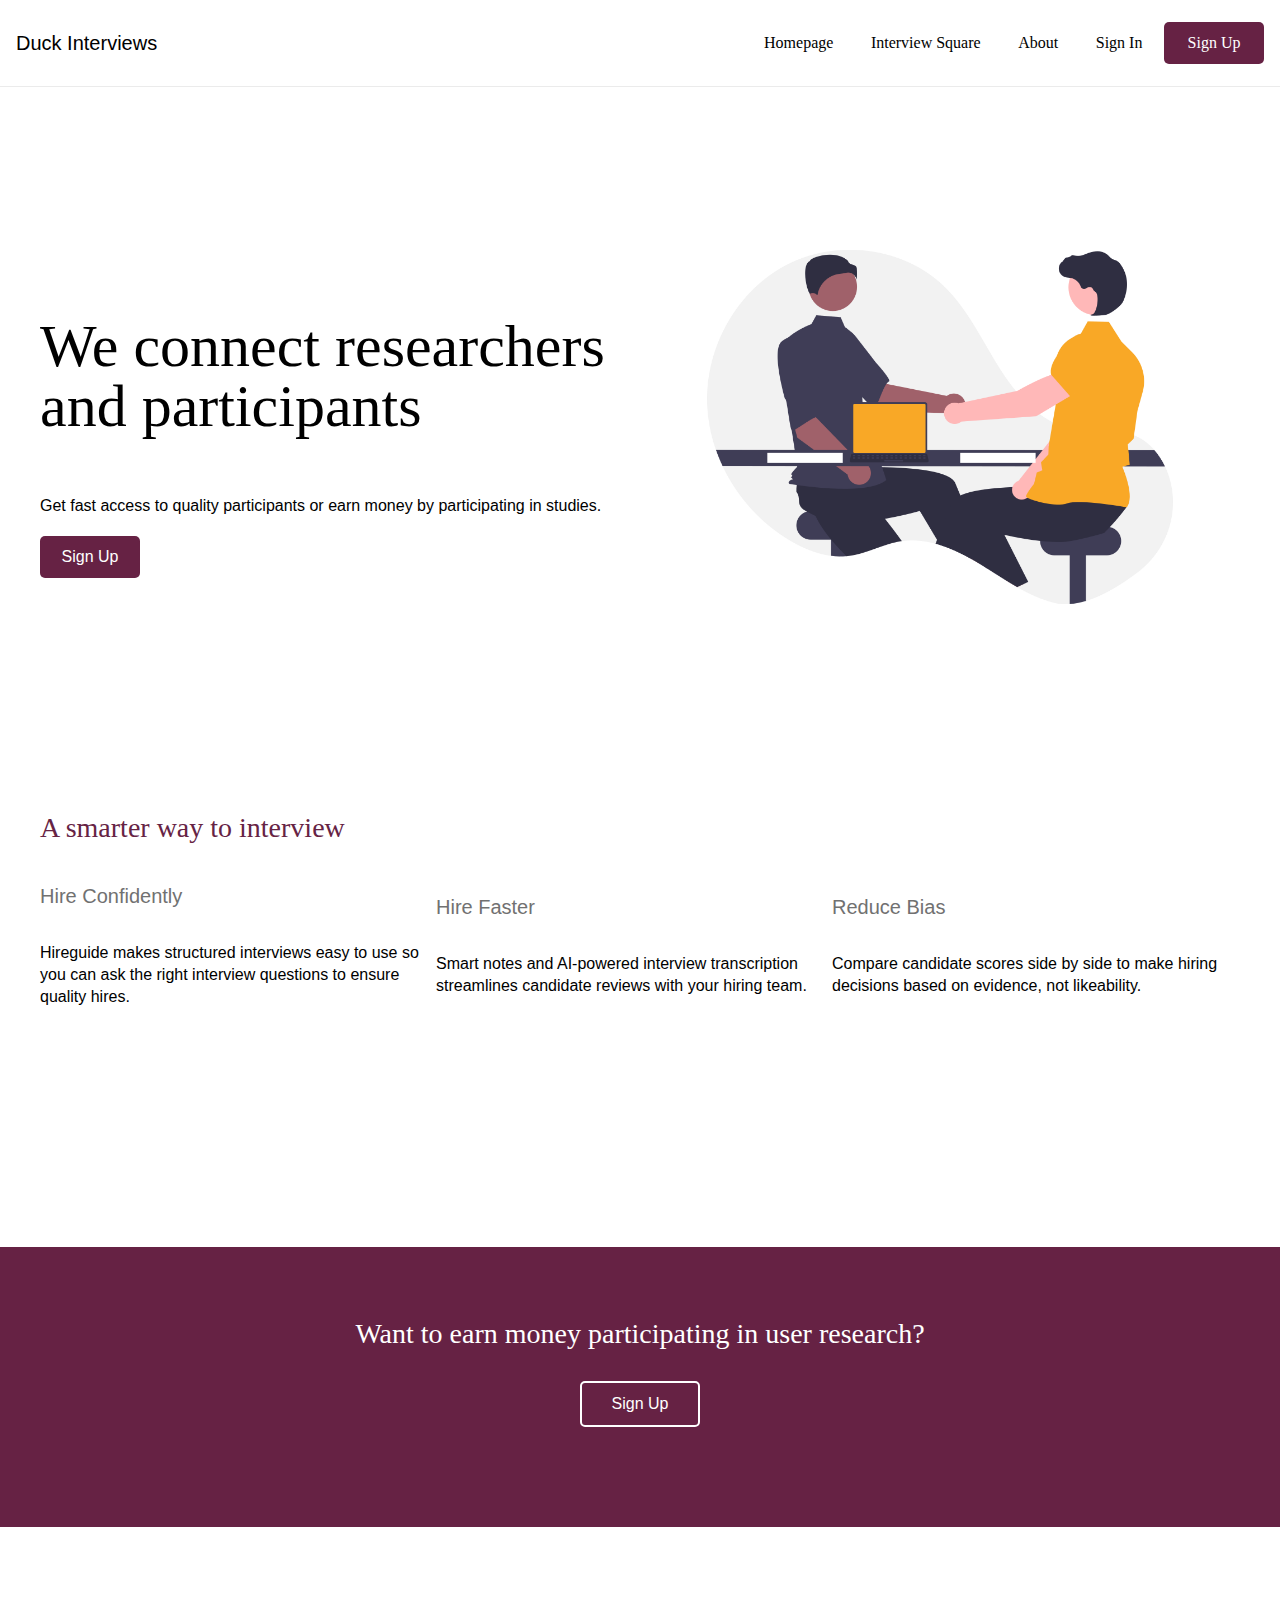
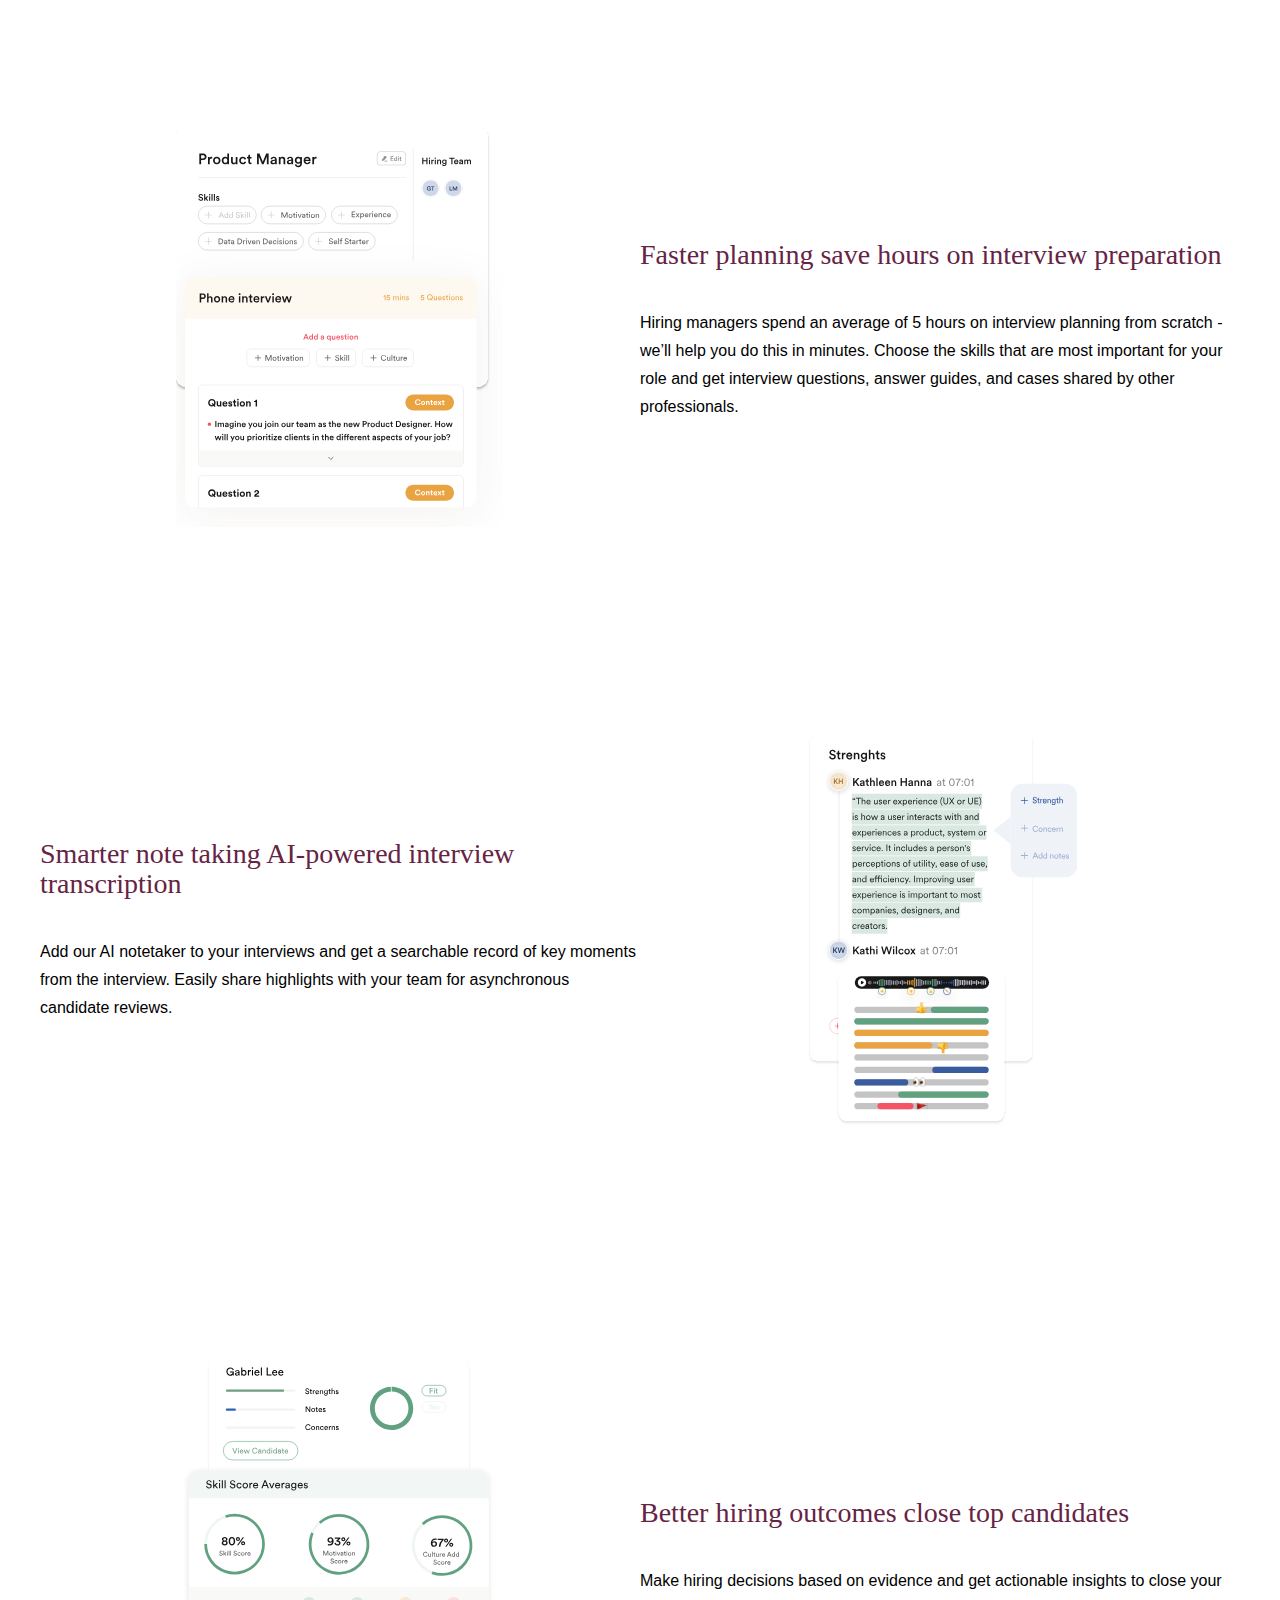
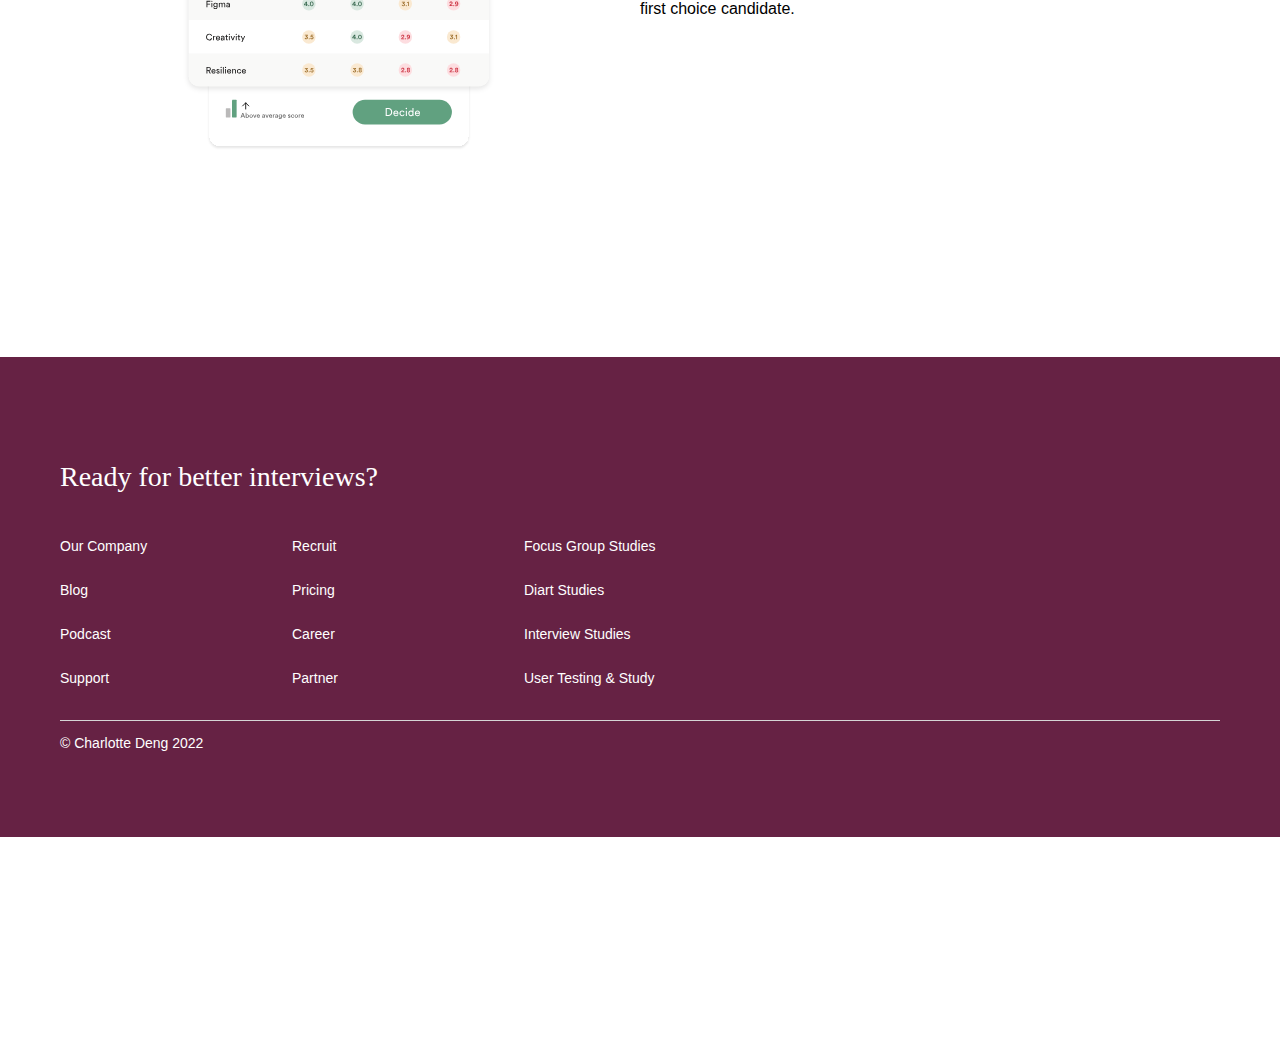
<file: index.html>
<!DOCTYPE html>
<html lang="en">

<head>
    <meta charset="UTF-8">
    <meta name="author" content="Charlotte Deng">
    <meta name="viewport" content="width=device-width, initial-scale=1, shrink-to-fit=no">
    <meta name="description" content="a website that helps organizations to recruit research interviewees">
    <link rel="stylesheet" href="css/style.css">
    <link href="https://fonts.googleapis.com/css?family=Kaushan+Script" rel="stylesheet">
    <link href="https://maxcdn.bootstrapcdn.com/font-awesome/4.7.0/css/font-awesome.min.css" rel="stylesheet">
    <title>Project draft 1</title>
</head>

<body>
    <header>
        <div class="nav">
            <div class="logo">Duck Interviews</div>
            <div id="hamburger-menu"><a href="#"><i class="fa fa-bars" aria-label="menu" style="color: black;"></i></a></li></div>
            <div class="nav-bar-right">
                <ul>
                    <li><a href="#">Homepage</a></li>
                    <li><a href="interviewsquare.html">Interview Square</a></li>
                    <li><a href="about.html">About</a></li>
                    <li><a href="signin.html">Sign In</a></li>
                    <li><a href="signup.html" class="button">Sign Up</a></li>
                </ul>
            </div>
        </div>
    </header>
    <main>
        <div class="hero-page">
            <div class="hero-text">
                <h1>We connect researchers and participants</h1>
                <p>Get fast access to quality participants or earn money by participating in studies.</p>
                <a class="button">Sign Up</a>
            </div>
            <div class="hero-img">
                <img src="img/undraw_Interview_re_e5jn.png" alt="an interview talking to an interviewee">
            </div>
        </div>
        <div class="content-page">
            <div class="row-1">
                <h2>A smarter way to interview</h2>
            </div>
            <div class="row">
                <div class="column-4">
                    <h3>Hire Confidently</h3>
                    <p class="p-regular">Hireguide makes structured interviews easy to use so you can ask the right interview questions to ensure quality hires.</p>
                </div>
                <div class="column-4">
                    <h3>Hire Faster</h3>
                    <p class="p-regular">Smart notes and AI-powered interview transcription streamlines candidate reviews with your hiring team.</p>
                </div>
                <div class="column-4">
                    <h3>Reduce Bias</h3>
                    <p class="p-regular">Compare candidate scores side by side to make hiring decisions based on evidence, not likeability.</p>
                </div>
            </div>
        </div>
        <div class="full-width-div">
            <div>
                <h4>
                    Want to earn money participating in user research?
                </h4>
                <div style="text-align: center;">
                    <a class="secondary-button">Sign Up</a>
                </div>
            </div>
        </div>
        

        <div class="content-page">
            <div class="row">
                <div class="column-6">
                    <img src="img/62616a9f3c259a6070fae592_plan-ui-new.svg" 
                        alt="a prototype of a ui card component"
                        style="height: 400px;">
                </div>
                <div class="column-6">
                    <h2>Faster planning save hours on interview preparation</h2>
                    <p class="p">Hiring managers spend an average of 5 hours on interview planning from scratch - we’ll help you do this in minutes. Choose the skills that are most important for your role and get interview questions, answer guides, and cases shared by other professionals.</p>
                </div>
            </div>
        </div>
        <div class="content-page">
            <div class="row-reverse">
                <div class="column-6">
                    <img src="img/6261a8e5d5cd1b4833f91025_transcript_ui.svg" 
                        alt="a prototype of transcription process"
                        style="height: 400px;">
                </div>
                <div class="column-6">
                    <h2>Smarter note taking AI-powered interview transcription</h2>
                    <p class="p">Add our AI notetaker to your interviews and get a searchable record of key moments from the interview. Easily share highlights with your team for asynchronous candidate reviews.</p>
                </div>
            </div>
        </div>
        <div class="content-page">
            <div class="row">
                <div class="column-6">
                    <img src="img/6261a480028429cfee9a41f4_Decide_UI.svg" 
                        alt="a prototype of a ui card component showing the skill score"
                        style="height: 400px;">
                </div>
                <div class="column-6">
                    <h2>Better hiring outcomes close top candidates</h2>
                    <p class="p">Make hiring decisions based on evidence and get actionable insights to close your first choice candidate.</p>
                </div>
            </div>
        </div>
    </main>
    <footer>
        <div class="full-width-div">
            <div class="footer-page">
                <div class="footer-row">
                    <h4>
                        Ready for better interviews?
                    </h4>
                </div>
                <div class="footer-row" style="padding-bottom: 20px;">
                    <div class="column-2">
                        <p class="p-white">Our Company</p>
                        <p class="p-white">Blog</p>
                        <p class="p-white">Podcast</p>
                        <p class="p-white">Support</p>
                    </div>
                    <div class="column-2">
                        <p class="p-white">Recruit</p>
                        <p class="p-white">Pricing</p>
                        <p class="p-white">Career</p>
                        <p class="p-white">Partner</p>
                    </div>
                    <div class="column-2">
                        <p class="p-white">Focus Group Studies</p>
                        <p class="p-white">Diart Studies</p>
                        <p class="p-white">Interview Studies</p>
                        <p class="p-white">User Testing & Study</p>
                    </div>
                </div>
                <div class="footer-row" style="border-top:#d5d5d5 solid 1px;">
                    <p class="p-white";>
                        &copy; Charlotte Deng 2022
                    </p>
                </div>
            </div>
        </div>
    </footer>
</body>

</html>
</file>
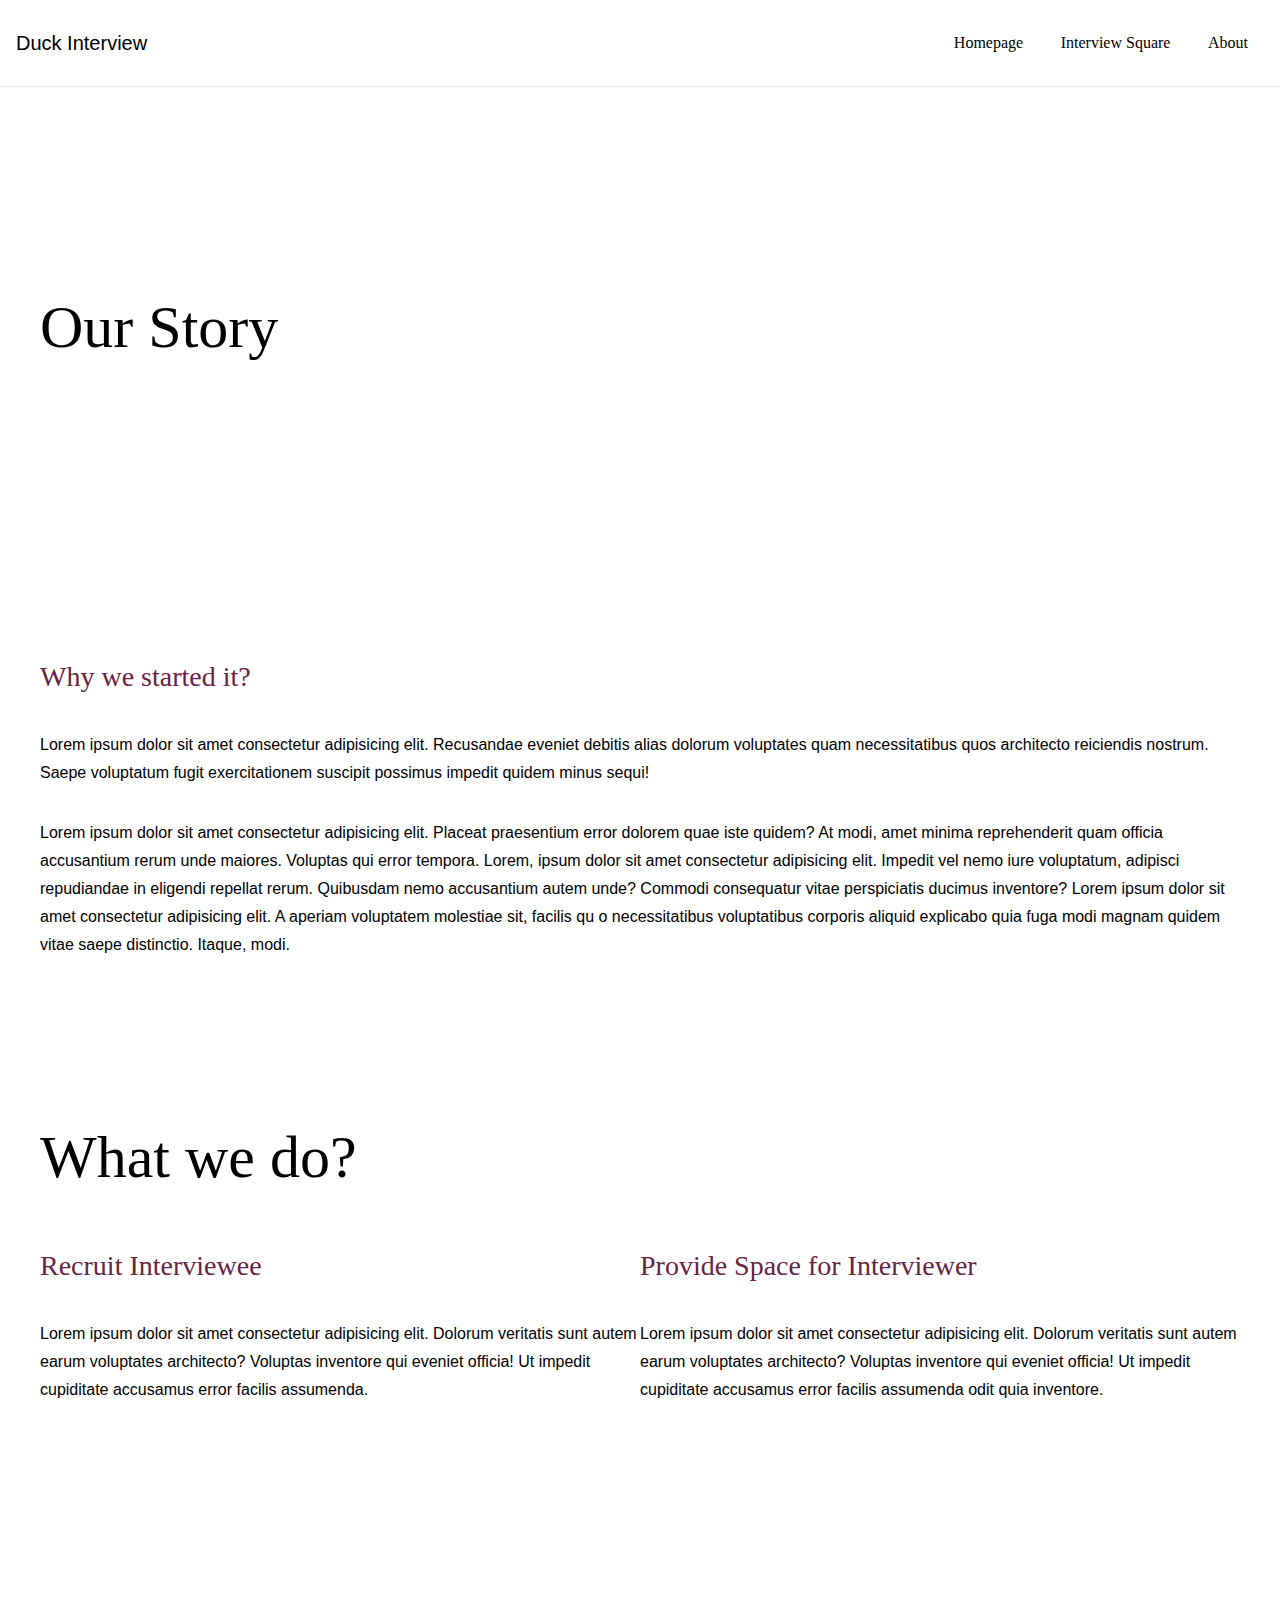
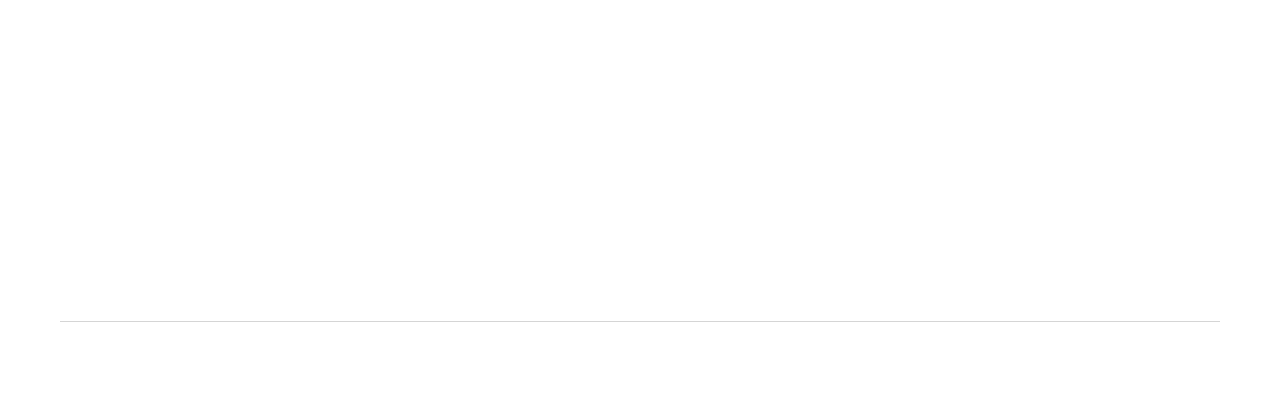
<file: about.html>
<!DOCTYPE html>
<html lang="en">

<head>
    <meta charset="UTF-8">
    <meta name="author" content="Charlotte Deng">
    <meta name="viewport" content="width=device-width, initial-scale=1, shrink-to-fit=no">
    <meta name="description" content="an about page">
    <link rel="stylesheet" href="css/style.css">
    <link href="https://fonts.googleapis.com/css?family=Kaushan+Script" rel="stylesheet">
    <link href="https://maxcdn.bootstrapcdn.com/font-awesome/4.7.0/css/font-awesome.min.css" rel="stylesheet">
    <title>Duck Interview</title>
    <link rel="apple-touch-icon" sizes="180x180" href="./favicon_io/apple-touch-icon.png">
    <link rel="icon" type="image/png" sizes="32x32" href="./favicon_io/favicon-32x32.png">
    <link rel="icon" type="image/png" sizes="16x16" href="./favicon_io/favicon-16x16.png">
    <link rel="manifest" href="./favicon_io/site.webmanifest">
</head>

<body>
    <header>
        <div class="nav">
            <div class="logo">Duck Interview</div>
            <div id="hamburger-menu"><a href="#"><i class="fa fa-bars" aria-label="menu" style="color: black;"></i></a></li></div>
            <div class="nav-bar-right">
                <ul>
                    <li><a href="index.html">Homepage</a></li>
                    <li><a href="interviewsquare.html">Interview Square</a></li>
                    <li><a href="#">About</a></li>
                </ul>
            </div>
        </div>
    </header>
    <main>
        <div id="banner-img">
            <div class="content-page">
                <h1>Our Story</h1>
            </div>
        </div>
        </div>
        <div class="content-page">
            <h2>Why we started it?</h2>
            <p>
                Lorem ipsum dolor sit amet consectetur adipisicing elit. Recusandae eveniet debitis alias dolorum voluptates
                quam necessitatibus quos architecto reiciendis nostrum. Saepe voluptatum fugit exercitationem suscipit possimus
                impedit quidem minus sequi!
            </p>
            <p>
                Lorem ipsum dolor sit amet consectetur adipisicing elit. Placeat praesentium error dolorem quae iste quidem? At
                modi, amet minima reprehenderit quam officia accusantium rerum unde maiores. Voluptas qui error tempora. Lorem,
                ipsum dolor sit amet consectetur adipisicing elit. Impedit vel nemo iure voluptatum, adipisci repudiandae in
                eligendi repellat rerum. Quibusdam nemo accusantium autem unde? Commodi consequatur vitae perspiciatis ducimus
                inventore? Lorem ipsum dolor sit amet consectetur adipisicing elit. A aperiam voluptatem molestiae sit, facilis
                qu  o necessitatibus voluptatibus corporis aliquid explicabo quia fuga modi magnam quidem vitae saepe distinctio.
                Itaque, modi.
            </p>
        </div>
        <div class="content-page">
            <div>
                <h1>What we do?</h1>
            </div>
            <div class="row">
                <div class="column-6">
                    <h2>
                        Recruit Interviewee
                    </h2>
                    <p>
                        Lorem ipsum dolor sit amet consectetur adipisicing elit. Dolorum veritatis sunt autem earum voluptates architecto? Voluptas inventore qui eveniet officia! Ut impedit cupiditate accusamus error facilis assumenda.
                    </p>
                </div>
                <div class="column-6">
                    <h2>
                        Provide Space for Interviewer
                    </h2>
                    <p>
                        Lorem ipsum dolor sit amet consectetur adipisicing elit. Dolorum veritatis sunt autem earum voluptates architecto? Voluptas inventore qui eveniet officia! Ut impedit cupiditate accusamus error facilis assumenda odit quia inventore.
                    </p>
                </div>
            </div>
        </div>
    </main>
    <footer>
        <div class="footer-full-width-div">
            <div class="footer-page">
                <div class="footer-row">
                    <h4>
                        Ready for better interviews?
                    </h4>
                </div>
                <div class="footer-row" style="padding-bottom: 20px;">
                    <div class="column-2">
                        <p class="p-white">Our Company</p>
                        <p class="p-white">Blog</p>
                        <p class="p-white">Podcast</p>
                        <p class="p-white">Support</p>
                    </div>
                    <div class="column-2">
                        <p class="p-white">Recruit</p>
                        <p class="p-white">Pricing</p>
                        <p class="p-white">Career</p>
                        <p class="p-white">Partner</p>
                    </div>
                    <div class="column-2">
                        <p class="p-white">Focus Group Studies</p>
                        <p class="p-white">Diart Studies</p>
                        <p class="p-white">Interview Studies</p>
                        <p class="p-white">User Testing & Study</p>
                    </div>
                </div>
                <div class="footer-row" style="border-top:#d5d5d5 solid 1px;">
                    <p class="p-white">
                        Images and illustrations can be found in <cite>Hireguide</cite>, <cite>Unsplash</cite> and <cite>Undraw</cite>.
                    </p>
                </div>
                <div class="footer-row">
                    <p class="p-white";>
                    &copy; Charlotte Deng 2022
                    </p>
                </div>
            </div>
        </div>
    </footer>

    <!-- include script files here! -->
    <script src="https://code.jquery.com/jquery-3.6.0.min.js"></script>
    <!-- JavaScript Bundle with Popper -->
    <script src="https://cdn.jsdelivr.net/npm/bootstrap@5.2.0-beta1/dist/js/bootstrap.bundle.min.js" integrity="sha384-pprn3073KE6tl6bjs2QrFaJGz5/SUsLqktiwsUTF55Jfv3qYSDhgCecCxMW52nD2" crossorigin="anonymous"></script>
     <script src="js/index.js"></script>

</body>

</html>
</file>
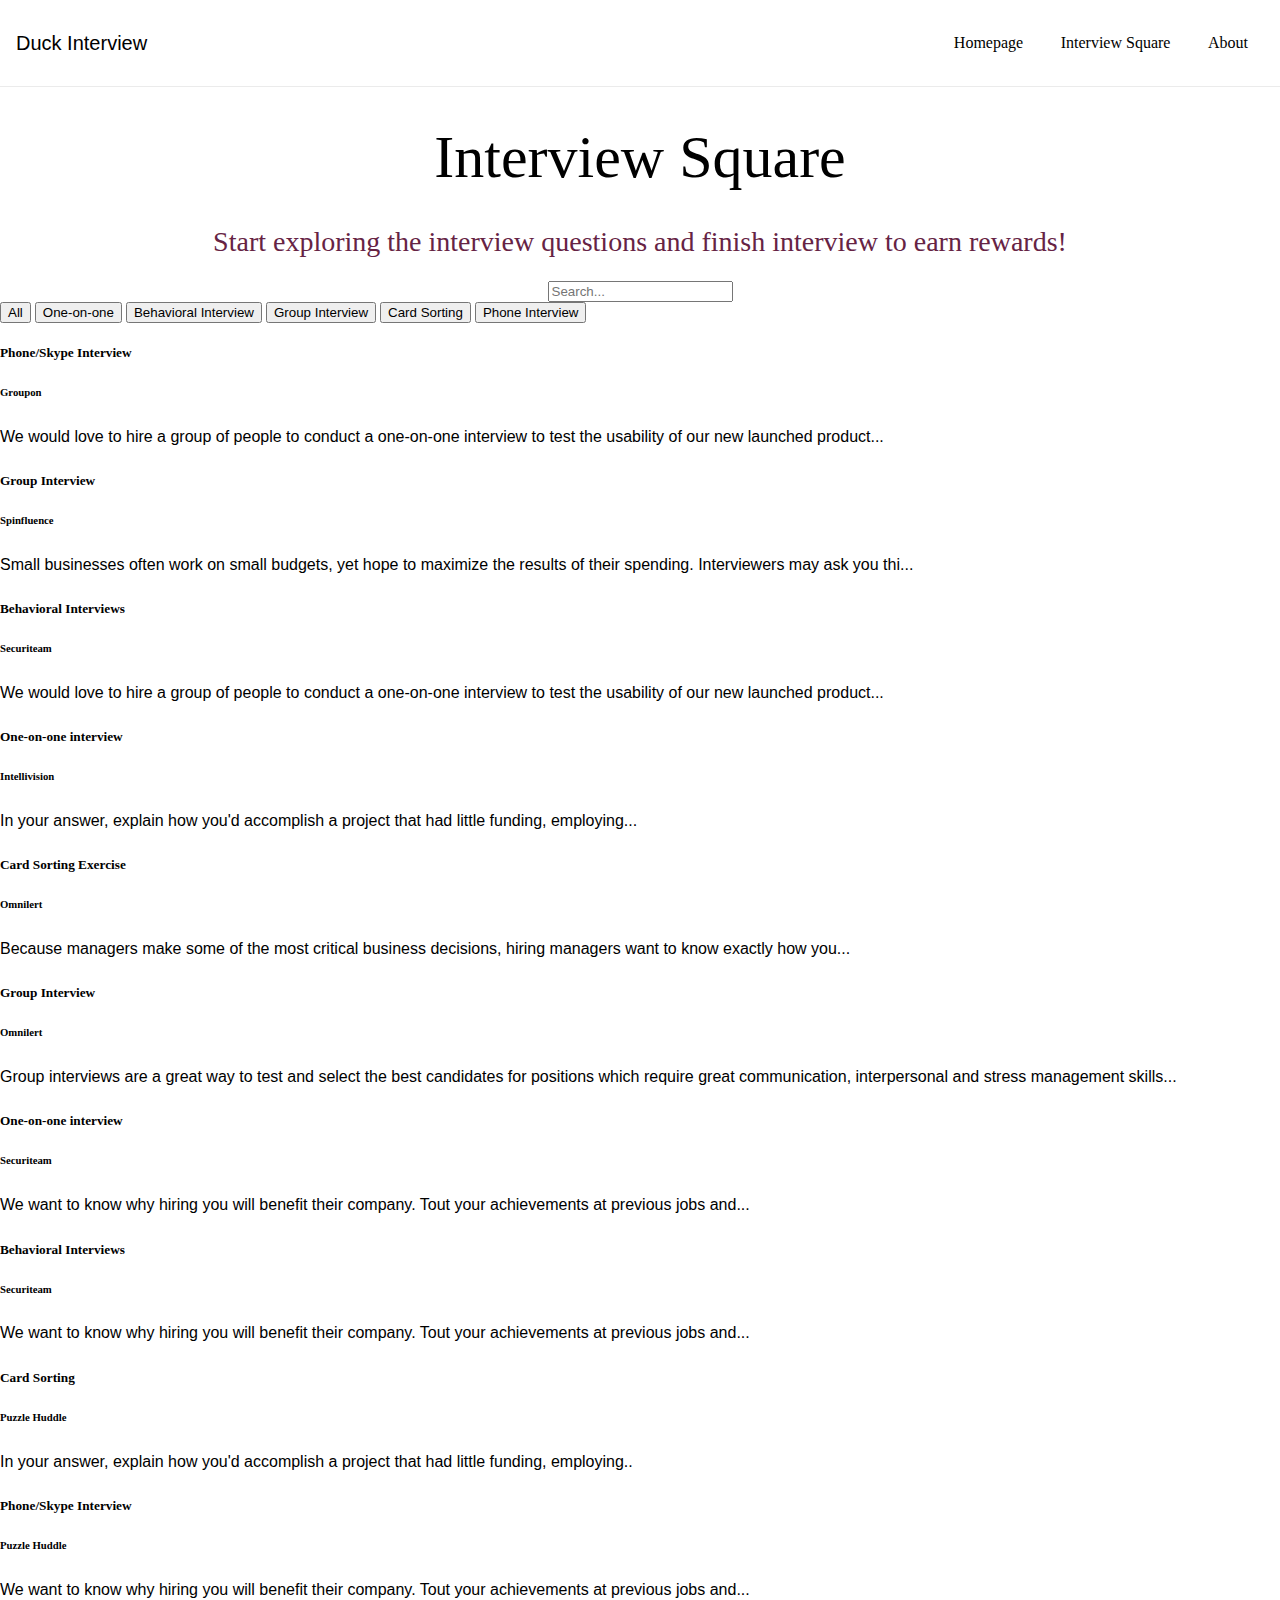
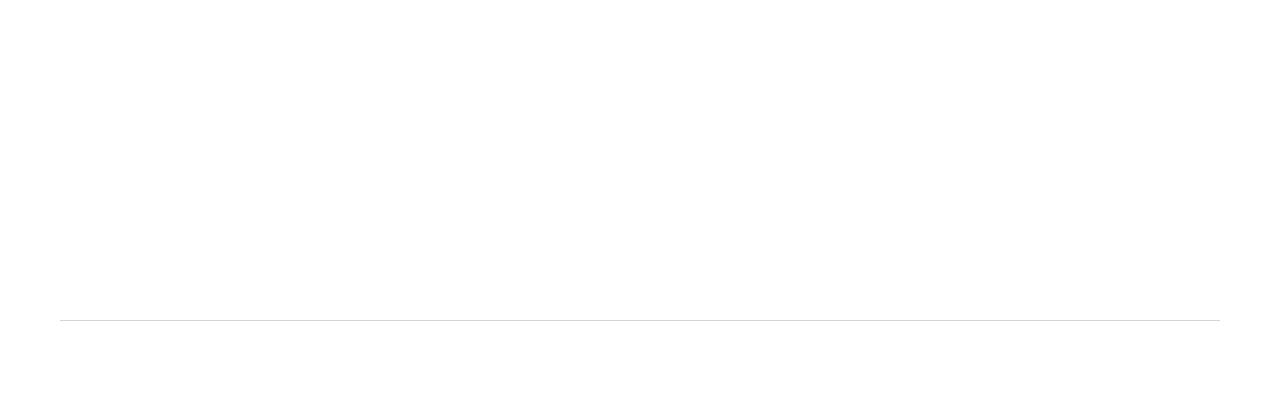
<file: interviewsquare.html>
<!DOCTYPE html>
<html lang="en">
<head>
    <meta charset="UTF-8">
    <meta name="author" content="Charlotte Deng">
    <meta name="viewport" content="width=device-width, initial-scale=1, shrink-to-fit=no">
    <meta name="description" content="a website that helps organizations to recruit research interviewees">
    <link rel="stylesheet" href="css/style.css">
    <link href="https://fonts.googleapis.com/css?family=Kaushan+Script" rel="stylesheet">
    <link href="https://maxcdn.bootstrapcdn.com/font-awesome/4.7.0/css/font-awesome.min.css" rel="stylesheet">
    <title>Duck Interview</title>
    <link rel="apple-touch-icon" sizes="180x180" href="./favicon_io/apple-touch-icon.png">
    <link rel="icon" type="image/png" sizes="32x32" href="./favicon_io/favicon-32x32.png">
    <link rel="icon" type="image/png" sizes="16x16" href="./favicon_io/favicon-16x16.png">
    <link rel="manifest" href="./favicon_io/site.webmanifest">
</head>

<body>
    <header>
        <div class="nav">
            <div class="logo">Duck Interview</div>
            <div id="hamburger-menu"><a href="#"><i class="fa fa-bars" aria-label="menu" style="color: black;"></i></a></li></div>
            <div class="nav-bar-right">
                <ul>
                    <li><a href="index.html">Homepage</a></li>
                    <li><a href="#">Interview Square</a></li>
                    <li><a href="about.html">About</a></li>
                </ul>
            </div>
        </div>
    </header>
    <main>
        <div style="text-align: center;">
            <h1>
                Interview Square
            </h1>
            <h2>
                Start exploring the interview questions and finish interview to earn rewards!
            </h2>
        </div>
        <div style="text-align: center;">
            <label for="search"></label>
            <input type="text" name="search" id="search" placeholder="Search...">
        </div>
        <div class="btn-group" role="group">
            <button onclick="filterObjects('all')" class="filter-button">All</button>
            <button onclick="filterObjects('one-on-one')" class="filter-button">One-on-one</button>
            <button onclick="filterObjects('behavioral-interview')" class="filter-button">Behavioral Interview</button>
            <button onclick="filterObjects('group-interview')" class="filter-button">Group Interview</button>
            <button onclick="filterObjects('card-sorting')" class="filter-button">Card Sorting</button>
            <button onclick="filterObjects('phone-interview')" class="filter-button">Phone Interview</button>
          </div>
        <div class="card-page">
            <div class="card-row">
                <div class="card phone-interview">
                    <div class="card-container">
                        <h5>Phone/Skype Interview</h5>
                        <h6>Groupon</h6>
                        <p class="card-text">We would love to hire a group of people to conduct a one-on-one interview to test the usability of our new launched product...</p>
                    </div>
                </div>
                <div class="card group-interview">
                    <div class="card-container">
                        <h5>Group Interview</h5>
                        <h6>Spinfluence</h6>
                        <p class="card-text">Small businesses often work on small budgets, yet hope to maximize the results of their spending. Interviewers may ask you thi...</p>
                    </div>
                </div>
                <div class="card behavioral-interview">
                    <div class="card-container">
                        <h5>Behavioral Interviews</h5>
                        <h6>Securiteam</h6>
                        <p class="card-text">We would love to hire a group of people to conduct a one-on-one interview to test the usability of our new launched product...</p>
                    </div>
                </div>
                <div class="card one-on-one">
                    <div class="card-container">
                        <h5>One-on-one interview</h5>
                        <h6>Intellivision</h6>
                        <p class="card-text">In your answer, explain how you'd accomplish a project that had little funding, employing...</p>
                    </div>
                </div>
                <div class="card card-sorting">
                    <div class="card-container">
                        <h5>Card Sorting Exercise</h5>
                        <h6>Omnilert</h6>
                        <p class="card-text">Because managers make some of the most critical business decisions, hiring managers want to know exactly how you...</p>
                    </div>
                </div>
                <div class="card group-interview">
                    <div class="card-container">
                        <h5>Group Interview</h5>
                        <h6>Omnilert</h6>
                        <p class="card-text">Group interviews are a great way to test and select the best candidates for positions which require great communication, interpersonal and stress management skills...</p>
                    </div>
                </div>
                <div class="card one-on-one">
                    <div class="card-container">
                        <h5>One-on-one interview</h5>
                        <h6>Securiteam</h6>
                        <p class="card-text">We want to know why hiring you will benefit their company. Tout your achievements at previous jobs and...</p>
                    </div>
                </div>
                <div class="card behavioral-interview">
                    <div class="card-container">
                        <h5>Behavioral Interviews</h5>
                        <h6>Securiteam</h6>
                        <p class="card-text">We want to know why hiring you will benefit their company. Tout your achievements at previous jobs and...</p>
                    </div>
                </div>
                <div class="card card-sorting">
                    <div class="card-container">
                        <h5>Card Sorting</h5>
                        <h6>Puzzle Huddle</h6>
                        <p class="card-text">In your answer, explain how you'd accomplish a project that had little funding, employing..</p>
                    </div>
                </div>
                <div class="card phone-interview">
                    <div class="card-container">
                        <h5>Phone/Skype Interview</h5>
                        <h6>Puzzle Huddle</h6>
                        <p class="card-text">We want to know why hiring you will benefit their company. Tout your achievements at previous jobs and...</p>
                    </div>
                </div>
            </div>
        </div>
    </main>
    <footer>
        <div class="footer-full-width-div">
            <div class="footer-page">
                <div class="footer-row">
                    <h4>
                        Ready for better interviews?
                    </h4>
                </div>
                <div class="footer-row" style="padding-bottom: 20px;">
                    <div class="column-2">
                        <p class="p-white">Our Company</p>
                        <p class="p-white">Blog</p>
                        <p class="p-white">Podcast</p>
                        <p class="p-white">Support</p>
                    </div>
                    <div class="column-2">
                        <p class="p-white">Recruit</p>
                        <p class="p-white">Pricing</p>
                        <p class="p-white">Career</p>
                        <p class="p-white">Partner</p>
                    </div>
                    <div class="column-2">
                        <p class="p-white">Focus Group Studies</p>
                        <p class="p-white">Diart Studies</p>
                        <p class="p-white">Interview Studies</p>
                        <p class="p-white">User Testing & Study</p>
                    </div>
                </div>
                <div class="footer-row" style="border-top:#d5d5d5 solid 1px;">
                    <p class="p-white">
                        Images and illustrations can be found in <cite>Hireguide</cite>, <cite>Unsplash</cite> and <cite>Undraw</cite>.
                    </p>
                </div>
                <div class="footer-row">
                    <p class="p-white";>
                    &copy; Charlotte Deng 2022
                    </p>
                </div>
            </div>
        </div>
    </footer>

    <!-- include script files here! -->
    <script src="https://code.jquery.com/jquery-3.6.0.min.js"></script>
    <!-- JavaScript Bundle with Popper -->
    <script src="https://cdn.jsdelivr.net/npm/bootstrap@5.2.0-beta1/dist/js/bootstrap.bundle.min.js" integrity="sha384-pprn3073KE6tl6bjs2QrFaJGz5/SUsLqktiwsUTF55Jfv3qYSDhgCecCxMW52nD2" crossorigin="anonymous"></script>
     <script src="js/index.js"></script>

</body>
</html>
</file>
<file: css/style.css>
/* general settings */

body {
margin: 0;
}

div {
  display: block;
}



/* nav bar rules */

.nav {
  display: flex;
  justify-content: space-between;
  min-height: 60px;
  margin-right: auto;
  margin-left: auto;
  padding-right: 16px;
  padding-left: 16px;
  align-items: center;
  position: static;
  border-bottom: 1px solid #ebebeb;
}

.logo {
  display: flex;
  flex-direction: column;
  padding-top: 14px;
  padding-bottom: 14px;
  align-items: center;
  font-family: Arial, Helvetica, sans-serif;
  font-size: 20px;
  font-weight: 500;
  line-height: 30px;
}

.nav-bar-right {
  display: flex;
  flex-direction: column;
  padding-top: 14px;
  padding-bottom: 14px;
  align-items: center;
  font-family: Arial, Helvetica, sans-serif;
  font-size: 20px;
  font-weight: 500;
  line-height: 30px;
}

#hamburger-menu {
  display: flex;
  font-size: 22px;
}

ul {
  list-style-type: none;
  margin: 0;
  padding: 0;
}

li {
  display: inline-block;
}

li a {
  display:inline-block;
  color: black;
  text-align: center;
  text-decoration: none;
  padding: 14px 16px;
  font-family: Georgia, 'Times New Roman', Times, serif;
  font-size: 16px;
}



/* general content section rules */

.content-page {
  display: flex;
  justify-content: center;
  flex-direction: column;
  max-width: 1200px;
  min-height: 400px;
  margin-right: auto;
  margin-left: auto;
  margin-top: 40px;
  margin-bottom: 80px;
  padding-right: 16px;
  padding-left: 16px;
}



/* row and column rules */

.row-1, .footer-row {
  display: flex;
  align-items: center;
}

.page-break-text {
  padding: 72px;
}


/* footer rules */

.footer-page {
  display: flex;
  justify-content: center;
  flex-direction: column;
  max-width: 1200px;
  min-height: 400px;
}



/* font rules */

h1 {
  font-family: Georgia, 'Times New Roman', Times, serif;
  font-size: 60px;
  font-weight: 400;
  line-height: 60px;
  color: black;
}

h2 {
  font-family: Georgia, 'Times New Roman', Times, serif;
  font-size: 28px;
  font-weight: 400;
  line-height: 30px;
  color: #662344;
}

h3 {
  font-family: Arial, Helvetica, sans-serif;
  font-size: 20px;
  font-weight: 400;
  line-height: 20px;
  color: rgb(113, 113, 113);
}

h4 {
  font-family: Georgia, 'Times New Roman', Times, serif;
  font-size: 28px;
  font-weight: 300;
  text-align: center;
  line-height: 20px;
  color: #fff;
}

p {
  font-family: Arial, Helvetica, sans-serif;
  font-size: 16px;
  font-weight: 100;
  line-height: 28px;
  color: black;
}

.p-regular {
  font-family: Arial, Helvetica, sans-serif;
  font-size: 16px;
  font-weight: 100;
  line-height: 22px;
  color: black;
}

.p-white {
  font-family: Arial, Helvetica, sans-serif;
  font-size: 14px;
  font-weight: 100;
  line-height: 16px;
  color: white;
}


/* button rules */

.button {
  width: 100px;
  background-color: #662244;
  border: none;
  color: white;
  padding: 15px 0px;
  text-align: center;
  text-decoration: none;
  display: inline-block;
  font-size: 16px;
  border-radius: 5px;
  line-height: 12px;
  font-weight: 300;
}

.secondary-button {
  display: flex;
  justify-content: center;
  background-color: transparent;
  font-family: Arial, Helvetica, sans-serif;
  border: 2px solid #fff;
  color: white;
  padding: 15px 30px;
  text-align: center;
  text-decoration: none;
  display: inline-block;
  font-size: 16px;
  border-radius: 5px;
  line-height: 12px;
  font-weight: 300;
}


@media (min-width: 480px)
{
    /* these rules apply ONLY on screens 480px and wider */

    /* hero section */
    .hero-page {
      display: flex;
      align-content: center;
      min-height: 300px;
      margin-right: auto;
      margin-left: auto;
      margin-top: 20px;
      margin-bottom: 20px;
      padding-right: 16px;
      padding-left: 16px;
    }
    
    .hero-text {
      display: flex;
      flex-direction: column;
      justify-content: center;
      width: 100%;
      font-family: Arial, Helvetica, sans-serif;
    }

    .hero-img {
      display: none;
    }

  
    /* font rules */
    h1 {
      font-size: 30px;
      line-height: 40px;
    }

    h2 {
      font-size: 22px;
    }
    
    h3 {
      font-size: 18px;
    }

    h4 {
      font-size: 20px;
    }

    /* grid rules */
    .row {
      display: flex;
      flex-wrap: wrap;
      margin-bottom: 20px;
    }

    .column-4 {
      display: flex;
      flex-direction: column;
      align-content: center;
    }

    .column-2 {
      display: flex;
      flex-direction: column;
      align-content: center;
      width: 30%;
    }

    .row-reverse {
      display: flex;
      flex-direction: row;
      flex-wrap: wrap;
      margin-bottom: 20px;
    }


    .full-width-div {
      min-height: 150px;
      width: 100%;
      margin: 0;
      background-color: #662244;
      margin-bottom: 100px;
      padding: 20px 0px;
    }

    .footer-page {
      display: flex;
      justify-content: center;
      flex-direction: column;
      max-width: 1200px;
      min-height: 400px;
      padding: 0px 20px;
    }
    
    img {
      max-height: 600px;
    }

    .nav-bar-right {
      display: none;
    }
  
    #hamburger-menu {
      display: flex;
    }
}

@media (min-width: 768px)
{
    /* these rules apply ONLY on screens 768px and wider */

    /* hero section */
    .hero-page {
      display: flex;
      align-content: center;
      max-width: 900px;
      min-height: 400px;
      margin-right: auto;
      margin-left: auto;
      margin-top: 20px;
      margin-bottom: 20px;
      padding-right: 16px;
      padding-left: 16px;
    }
    
    .hero-text {
      display: flex;
      flex-direction: column;
      justify-content: center;
      width: 50%;
      font-family: Arial, Helvetica, sans-serif;
    }
    
    .hero-img {
      display: flex;
      flex-direction: column;
      justify-content: center;
      align-content: center;
      width: 50%;
    }

    .full-width-div {
      min-height: 150px;
      width: 100%;
      margin: 0;
      background-color: #662244;
      margin-bottom: 150px;
      padding: 20px 0px;
    }

    /* font rules */
    h1 {
      font-size: 40px;
      line-height: 40px;
    }

    /* grid rules */
    .row {
      display: flex;
      flex-direction: row;
      align-items: center;
      margin-bottom: 80px;
    }

    .row-reverse {
      display: flex;
      flex-direction: row-reverse;
      align-items: center;
      margin-bottom: 80px;
    }

    .column-6 {
      display: flex;
      flex-direction: column;
      align-content: center;
      width: 50%;
    }

    .column-4 {
      display: flex;
      flex-direction: column;
      align-content: center;
      width: 30%;
    }

    .footer-page {
      display: flex;
      justify-content: center;
      flex-direction: column;
      max-width: 1200px;
      min-height: 400px;
      padding: 0px 40px;
    }

    .nav-bar-right {
      display: none;
    }

    #hamburger-menu {
      display: flex;
    }
}

@media (min-width: 992px)
{
    /* these rules apply ONLY on screens 992px and wider */

    .nav-bar-right {
      display: flex;
    }

    #hamburger-menu {
      display: none;
    }

    .full-width-div {
      min-height: 200px;
      width: 100%;
      margin: 0;
      background-color: #662244;
      margin-bottom: 200px;
      padding: 40px 0px;
    }

    /* hero section rules */
    .hero-page {
      display: flex;
      align-content: center;
      max-width: 1200px;
      min-height: 600px;
      margin-right: auto;
      margin-left: auto;
      margin-top: 40px;
      margin-bottom: 40px;
      padding-right: 16px;
      padding-left: 16px;
    }

    .hero-text {
      display: flex;
      flex-direction: column;
      justify-content: center;
      width: 50%;
      font-family: Arial, Helvetica, sans-serif;
    }

    .hero-img {
      display: flex;
      flex-direction: column;
      justify-content: center;
      align-content: center;
      width: 50%;
    }

    /* grid rules */
    .row {
      display: flex;
      flex-direction: row;
      align-items: center;
      margin-bottom: 120px;
    }

    .row-reverse {
      display: flex;
      flex-direction: row-reverse;
      align-items: center;
      margin-bottom: 150px;
    }

    .column-6 {
      display: flex;
      flex-direction: column;
      align-content: center;
      width: 50%;
    }

    .column-4 {
      display: flex;
      flex-direction: column;
      align-content: center;
      width: 33%;
    }

    .column-2 {
      display: flex;
      flex-direction: column;
      align-content: center;
      width: 20%;
    }

    .footer-page {
      display: flex;
      justify-content: center;
      flex-direction: column;
      max-width: 1200px;
      min-height: 400px;
      padding: 0px 60px;
    }

    h1 {
      font-size: 60px;
      line-height: 60px;
    }
    
    h2 {
      font-size: 28px;
    }
    
    h3 {
      font-size: 20px;
    }
    
    h4 {
      font-size: 28px;
    }
    
}
</file>
